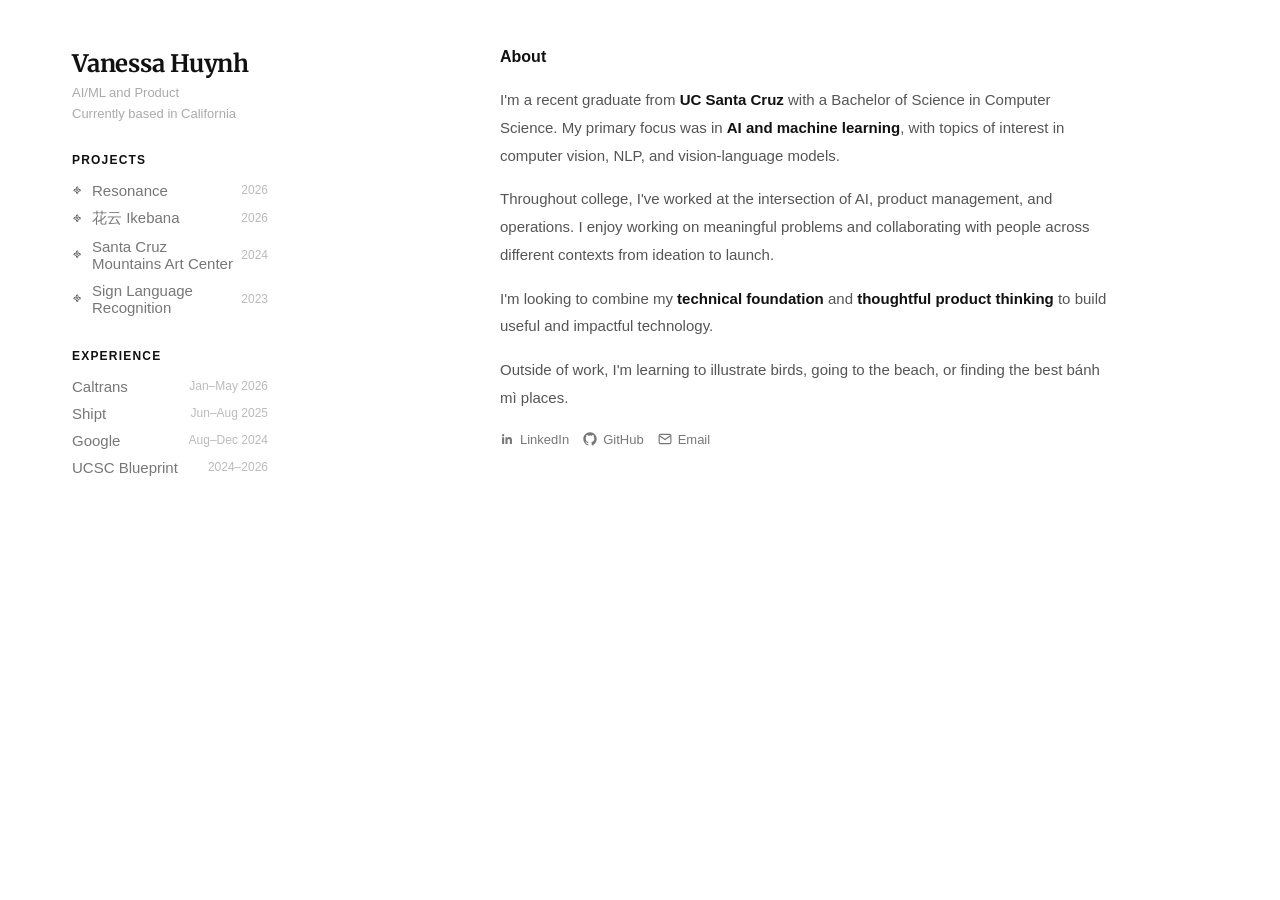
<file: index.html>
<!DOCTYPE html>
<html lang="en">
<head>
  <meta charset="UTF-8">
  <meta name="viewport" content="width=device-width, initial-scale=1.0">
  <title>Vanessa Huynh</title>
  <link rel="stylesheet" href="css/style.css">
  <!-- <link href="https://fonts.googleapis.com/css2?family=Permanent+Marker&display=swap" rel="stylesheet"> -->
  <link href="https://fonts.googleapis.com/css2?family=Merriweather:wght@700&display=swap" rel="stylesheet">
</head>
<body>
<div class="layout">

  <!-- ── Left sidebar ──────────────────────────────────────────────────── -->
  <div class="left-pane">

    <div class="left-name" data-view="about" onclick="go('about')" style="cursor:pointer">
      Vanessa Huynh
    </div>
    <div class="left-section">
      <div class="left-location">AI/ML and Product</div>
      <div class="left-location">Currently based in California</div>
    </div>

    <div class="left-section">
      <div class="left-label">Projects</div>
      <ul class="left-list">
        <li class="left-item" data-view="resonance" onclick="go('resonance')">
          <span class="left-item-text">
            <span class="left-dot">᯽</span>Resonance
          </span>
          <span class="left-year">2026</span>
        </li>
        <li class="left-item" data-view="ikebana" onclick="go('ikebana')">
          <span class="left-item-text">
            <span class="left-dot">᯽</span>花云 Ikebana
          </span>
          <span class="left-year">2026</span>
        </li>
        <li class="left-item" data-view="scmac" onclick="go('scmac')">
          <span class="left-item-text">
            <span class="left-dot">᯽</span>Santa Cruz Mountains Art Center
          </span>
          <span class="left-year">2024</span>
        </li>
        <li class="left-item" data-view="asl" onclick="go('asl')">
          <span class="left-item-text">
            <span class="left-dot">᯽</span>Sign Language Recognition
          </span>
          <span class="left-year">2023</span>
        </li>
      </ul>
    </div>

    <div class="left-section">
      <div class="left-label">Experience</div>
      <ul class="left-list">
        <li class="exp-item">
          <span class="exp-item-text">Caltrans</span>
          <span class="left-year">Jan–May 2026</span>
        </li>
        <li class="exp-item">
          <span class="exp-item-text">Shipt</span>
          <span class="left-year">Jun–Aug 2025</span>
        </li>
        <li class="exp-item">
          <span class="exp-item-text">Google</span>
          <span class="left-year">Aug–Dec 2024</span>
        </li>
        <li class="exp-item">
          <span class="exp-item-text">UCSC Blueprint</span>
          <span class="left-year">2024–2026</span>
        </li>
      </ul>
    </div>

  </div><!-- /left-pane -->

  <!-- ── Gap column — empty, provides visual breathing room ────────────── -->
  <div></div>

  <!-- ── Right content area ────────────────────────────────────────────── -->
  <div class="right-pane">

    <!-- About — static, lives in the shell, shown by default -->
    <div class="r-view on" id="view-about">
      <div class="r-label">About</div>
      <div class="r-text">
        <p>I'm a recent graduate from <strong>UC Santa Cruz</strong> with a Bachelor of Science in Computer Science. My primary focus was in <strong>AI and machine learning</strong>, with topics of interest in computer vision, NLP, and vision-language models.</p>
        <p>Throughout college, I've worked at the intersection of AI, product management, and operations. I enjoy working on meaningful problems and collaborating with people across different contexts from ideation to launch.</p>
        <p>I'm looking to combine my <strong>technical foundation</strong> and <strong>thoughtful product thinking</strong> to build useful and impactful technology.</p>
        <p>Outside of work, I'm learning to illustrate birds, going to the beach, or finding the best bánh mì places.</p>
      </div>
      <div class="r-social-row">
        <a href="https://www.linkedin.com/in/vanessa-huynh26/" target="_blank" class="r-social-link">
          <svg width="14" height="14" viewBox="0 0 24 24" fill="currentColor">
            <path d="M20.45 20.45h-3.55v-5.57c0-1.33-.02-3.04-1.85-3.04-1.85 0-2.14 1.45-2.14
                     2.94v5.67H9.36V9h3.41v1.56h.05c.48-.9 1.64-1.85 3.37-1.85 3.6 0 4.27 2.37
                     4.27 5.45v6.29zM5.34 7.43a2.06 2.06 0 1 1 0-4.12 2.06 2.06 0 0 1 0
                     4.12zM7.12 20.45H3.56V9h3.56v11.45z"/>
          </svg>
          LinkedIn
        </a>
        <a href="https://github.com/vanessah-26" target="_blank" class="r-social-link">
          <svg width="14" height="14" viewBox="0 0 24 24" fill="currentColor">
            <path d="M12 .5C5.65.5.5 5.65.5 12c0 5.08 3.29 9.39 7.86 10.91.57.1.78-.25.78-.55
                     v-1.94c-3.2.7-3.87-1.54-3.87-1.54-.53-1.33-1.29-1.69-1.29-1.69-1.05-.72.08-.7.08-.7
                     1.16.08 1.77 1.19 1.77 1.19 1.03 1.77 2.71 1.26 3.37.96.1-.74.4-1.26.72-1.55
                     -2.56-.29-5.25-1.28-5.25-5.71 0-1.26.45-2.29 1.19-3.1-.12-.29-.52-1.46.11-3.04
                     0 0 .97-.31 3.18 1.18a11.1 11.1 0 0 1 5.79 0c2.21-1.49 3.18-1.18 3.18-1.18.63
                     1.58.23 2.75.11 3.04.74.81 1.19 1.84 1.19 3.1 0 4.44-2.7 5.42-5.27 5.7.42.36.78
                     1.07.78 2.16v3.2c0 .3.21.66.79.55C20.21 21.39 23.5 17.08 23.5 12 23.5 5.65 18.35.5 12 .5z"/>
          </svg>
          GitHub
        </a>
        <a href="mailto:vanessahuynhtvh@gmail.com" class="r-social-link">
          <svg width="14" height="14" viewBox="0 0 24 24" fill="none"
               stroke="currentColor" stroke-width="2">
            <rect x="2" y="4" width="20" height="16" rx="2"/>
            <path d="M2 6l10 7 10-7"/>
          </svg>
          Email
        </a>
      </div>
    </div><!-- /view-about -->

    <!-- -->

  </div><!-- /right-pane -->

</div><!-- /layout -->

<script src="js/main.js"></script>
</body>
</html>
</file>
<file: css/style.css>
/* ─── Selection ─────────────────────────────────────────────────────────── */
::selection { background: #ccff00; color: #111; }

/* ─── Reset ─────────────────────────────────────────────────────────────── */
*, *::before, *::after {
  box-sizing: border-box;
  margin: 0;
  padding: 0;
}

/* ─── Base ───────────────────────────────────────────────────────────────── */
html {
  /* Always reserve scrollbar space so layout never shifts when content
     is short (About) vs long (case studies) */
  overflow-y: scroll;
}

body {
  font-family: -apple-system, BlinkMacSystemFont, "Segoe UI", sans-serif;
  font-size: 14px;
  color: #555;
  background: #fff;
  -webkit-font-smoothing: antialiased;
}

/* ─── Layout ─────────────────────────────────────────────────────────────── */
.layout {
  display: grid;
  grid-template-columns: 260px 200px 1fr;
  min-height: 100vh;
  align-items: start;
  max-width: 1200px;
  margin: 0 auto;
}

/* ─── Left pane ──────────────────────────────────────────────────────────── */
.left-pane {
  padding: 48px 32px;
  position: sticky;
  top: 0;
  height: 100vh;
  overflow-y: auto;
}

/* Name / home link */
.left-name {
  font-family: 'Merriweather', Georgia, serif;
  font-size: 24px;
  font-weight: 700;
  color: #111;
  margin-bottom: 4px;
  letter-spacing: -0.01em;
  transition: color 0.15s;
}
.left-name:hover { color: #2563eb; }

.left-location {
  font-size: 13px;
  color: #aaa;
  line-height: 1.6;
}

.left-section { margin-bottom: 28px; }

/* Section headers — "PROJECTS" / "EXPERIENCE" */
.left-label {
  font-size: 12px;
  font-weight: 700;
  color: #111;
  letter-spacing: 0.10em;
  text-transform: uppercase;
  margin-bottom: 10px;
}

.left-list { list-style: none; }

/* Both project and experience rows use the same grid:
   [symbol+name auto] [year fixed-right]
   Grid ensures the year column is always flush right at the same x position */
.left-item,
.exp-item {
  display: grid;
  grid-template-columns: 1fr auto;
  align-items: center;
  gap: 8px;
  padding: 5px 0;
}
.left-item { cursor: pointer; }
.exp-item  { cursor: default; }

.left-item-text {
  display: flex;
  align-items: center;
  gap: 9px;
  font-size: 15px;
  color: #777;
  transition: color 0.15s;
}
.left-item:hover .left-item-text { color: #2563eb; }
.left-item.active .left-item-text { color: #2563eb; font-weight: 500; }

/* ᯽ symbol */
.left-dot {
  font-size: 11px;
  line-height: 1;
  color: #111;
  flex-shrink: 0;
  width: auto;
  height: auto;
  border-radius: 0;
  background: none !important;
  transition: color 0.15s;
}
.left-item:hover .left-dot { color: #2563eb; }
.left-item.active .left-dot { color: #2563eb; }

.left-year { font-size: 12px; color: #bbb; white-space: nowrap; }

.exp-item-text {
  display: flex;
  align-items: center;
  font-size: 15px;
  color: #777;
}


/* ─── Right pane ─────────────────────────────────────────────────────────── */
.right-pane {
  padding: 48px 48px 48px 0;
  max-width: 660px;
}

.r-view { display: none; }
.r-view.on { display: block; }

/* ─── About section ──────────────────────────────────────────────────────── */
.r-label {
  font-size: 16px;
  font-weight: 700;
  color: #111;
  letter-spacing: 0;
  text-transform: none;
  margin-bottom: 20px;
}

.r-text p {
  font-size: 15px;
  color: #555;
  line-height: 1.85;
  margin-bottom: 16px;
}
.r-text strong { color: #111; font-weight: 600; }
.r-text a { color: #111; text-decoration: underline; text-decoration-color: #bbb; }
.r-text a:hover { color: #2563eb; text-decoration-color: #2563eb; }

.r-social-row { display: flex; gap: 14px; margin-top: 20px; flex-wrap: wrap; }
.r-social-link {
  display: inline-flex;
  align-items: center;
  gap: 6px;
  font-size: 13px;
  color: #777;
  text-decoration: none;
  transition: color 0.15s;
}
.r-social-link:hover { color: #2563eb; }

/* ─── Case study shared ──────────────────────────────────────────────────── */
.cs-hero { margin: 0; padding: 0; }
.cs-inner { max-width: 100%; }

.cs-ey {
  font-size: 10px;
  font-weight: 600;
  letter-spacing: 0.12em;
  text-transform: uppercase;
  color: #aaa;
  margin-bottom: 10px;
}
.cs-title {
  font-family: 'Merriweather', Georgia, serif;
  font-size: 30px;
  font-weight: 600;
  color: #111;
  line-height: 1.15;
  margin-bottom: 6px;
  letter-spacing: -0.01em;
}
.cs-sub { font-size: 15px; color: #777; margin-bottom: 14px; }

.cs-meta {
  font-size: 12px;
  color: #aaa;
  font-style: italic;
  padding-bottom: 16px;
  margin-bottom: 24px;
}

.cs-body h3 {
  font-size: 11px;
  font-weight: 700;
  color: #aaa;
  letter-spacing: 0.12em;
  text-transform: uppercase;
  margin: 28px 0 10px;
}
.cs-body p { font-size: 15px; color: #555; line-height: 1.82; margin-bottom: 14px; }
.cs-body p a { color: #111; text-decoration: underline; text-decoration-color: #bbb; }
.cs-body p a:hover { color: #2563eb; text-decoration-color: #2563eb; }
.cs-body ul { padding-left: 18px; margin-bottom: 14px; }
.cs-body ul li { font-size: 15px; color: #555; line-height: 1.72; margin-bottom: 6px; }
.cs-body strong { font-weight: 600; color: #111; }

.cs-img { width: 100%; border-radius: 8px; margin: 14px 0 6px; display: block; }
.cs-body video { width: 100% !important; max-width: none !important; display: block; }
.cs-video-wide { width: calc(100% + 48px) !important; margin-right: -48px !important; }
.cs-demo-bg {
  border-radius: 8px;
  margin: 14px 0 6px;
  display: flex;
  align-items: center;
  justify-content: center;
  overflow: hidden;
}

.cs-links {
  display: flex;
  gap: 10px;
  flex-wrap: wrap;
  margin-top: 24px;
  padding-top: 20px;
  border-top: 1px solid #eee;
}
.cs-links a {
  font-size: 13px;
  color: #333;
  text-decoration: none;
  font-weight: 500;
  background: #f4f4f4;
  padding: 7px 14px;
  border-radius: 6px;
  transition: background 0.15s;
}
.cs-links a:hover { background: #e8f0fe; color: #2563eb; }

.cs-stat-row { display: flex; gap: 10px; margin: 14px 0 18px; }
.cs-stat {
  background: #f9f9f9;
  border: 1px solid #eee;
  border-radius: 8px;
  padding: 14px;
  text-align: center;
  flex: 1;
}
.cs-stat-n { font-size: 18px; color: #111; font-weight: 600; margin-bottom: 2px; }
.cs-stat-l { font-size: 11px; color: #aaa; }

/* ─── Ikebana-specific ───────────────────────────────────────────────────── */
.ik-section { margin-bottom: 28px; }
.ik-section-title {
  font-size: 10px;
  font-weight: 700;
  letter-spacing: 0.12em;
  text-transform: uppercase;
  color: #aaa;
  margin-bottom: 10px;
}
.ik-divider { display: none; }

/* ─── Discover cards ─────────────────────────────────────────────────────── */
.discover { margin-top: 44px; padding-top: 28px; border-top: 1px solid #eee; }
.discover-lbl { font-size: 14px; font-weight: 600; color: #111; margin-bottom: 14px; }

.disc-grid { display: grid; grid-template-columns: 1fr 1fr; gap: 8px; }
.disc-card {
  border-radius: 8px;
  overflow: hidden;
  border: 1px solid #eee;
  cursor: pointer;
  transition: transform 0.12s, box-shadow 0.12s;
  background: #fafafa;
  display: flex;
  align-items: center;
}
.disc-card:hover { transform: translateY(-2px); box-shadow: 0 4px 16px rgba(0,0,0,0.08); }

.disc-vis {
  width: 52px;
  height: 52px;
  display: flex;
  align-items: center;
  justify-content: center;
  flex-shrink: 0;
}
.disc-info { padding: 8px 10px; }
.disc-title { font-size: 12px; font-weight: 600; color: #111; margin-bottom: 1px; }
.disc-sub { font-size: 10px; color: #aaa; line-height: 1.3; }

/* ─── Responsive ─────────────────────────────────────────────────────────── */
@media (max-width: 760px) {
  .layout { grid-template-columns: 1fr; }
  .left-pane { position: relative; height: auto; border-right: none; border-bottom: 1px solid #eee; }
  .right-pane { padding: 32px 24px; max-width: 100%; }
}
</file>
